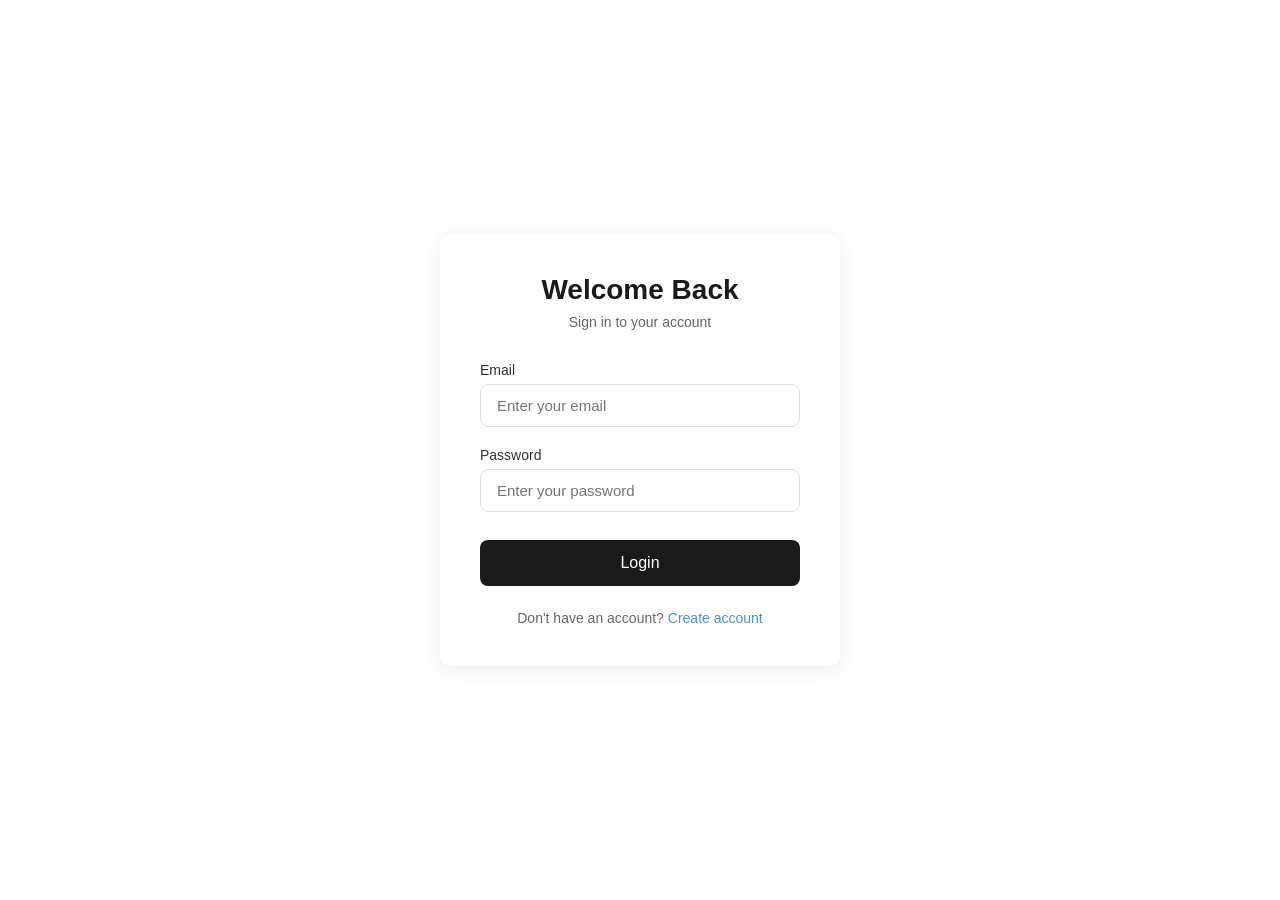
<file: index.html>
<!DOCTYPE html>
<html lang="en">
<head>
  <meta charset="UTF-8">
  <meta name="viewport" content="width=device-width, initial-scale=1.0">
  <title>Login System</title>
  <meta http-equiv="refresh" content="0; url=login.html">
</head>
<body>
  <p>Redirecting to <a href="login.html">Login Page</a>...</p>
</body>
</html>
</file>
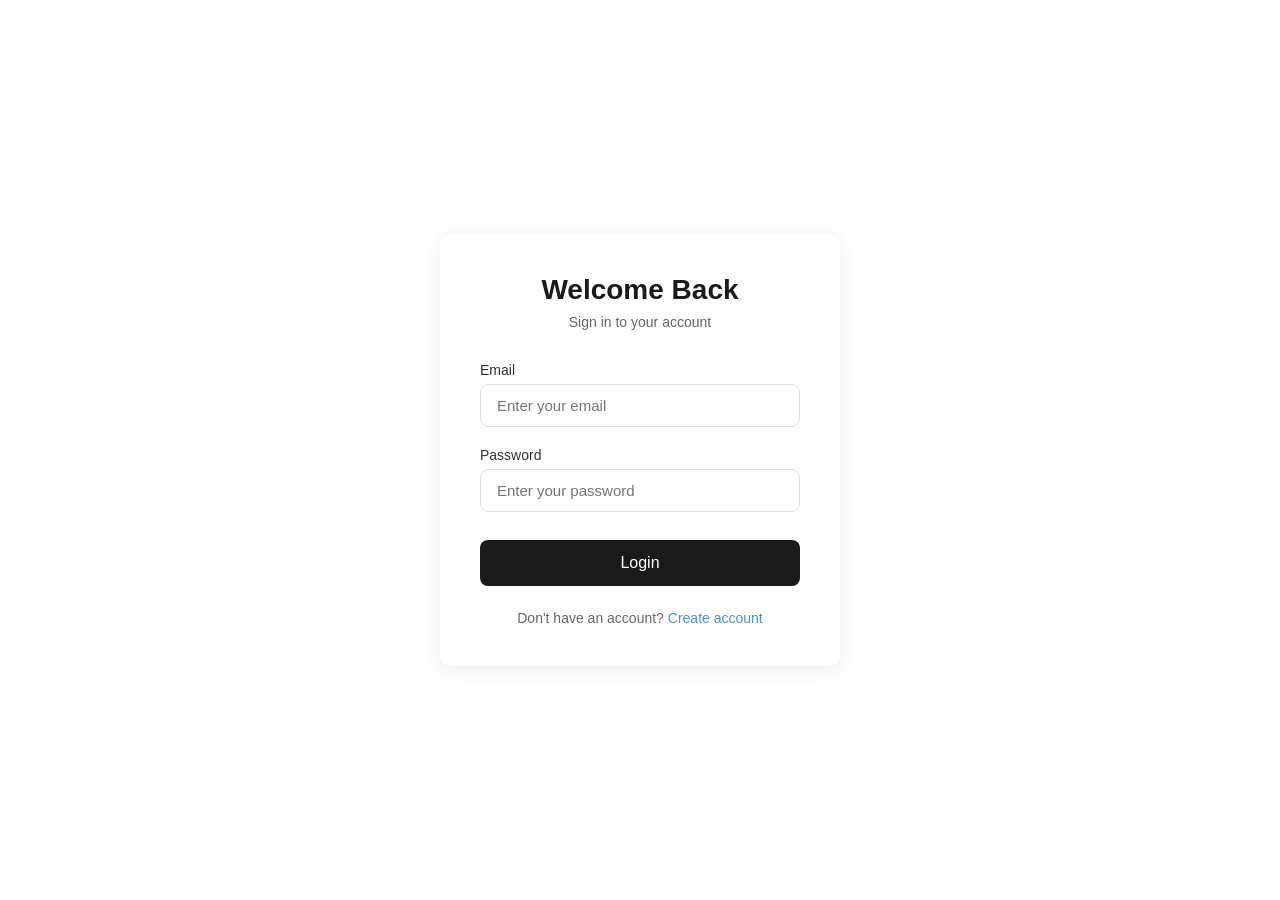
<file: dashboard.html>
<!DOCTYPE html>
<html lang="en">
<head>
  <meta charset="UTF-8">
  <meta name="viewport" content="width=device-width, initial-scale=1.0">
  <title>Dashboard</title>
  <link rel="stylesheet" href="style.css">
</head>
<body>
  <div class="card">
    <div class="dashboard-content">
      <h1>Hello, <span id="userName">User</span></h1>
      <p class="welcome-text">
        Welcome to your Dashboard.<br>
        You have successfully logged in.
      </p>
      <button id="logoutBtn" class="logout-btn">Logout</button>
    </div>
  </div>

  <script src="dashboard.js"></script>
</body>
</html>
</file>
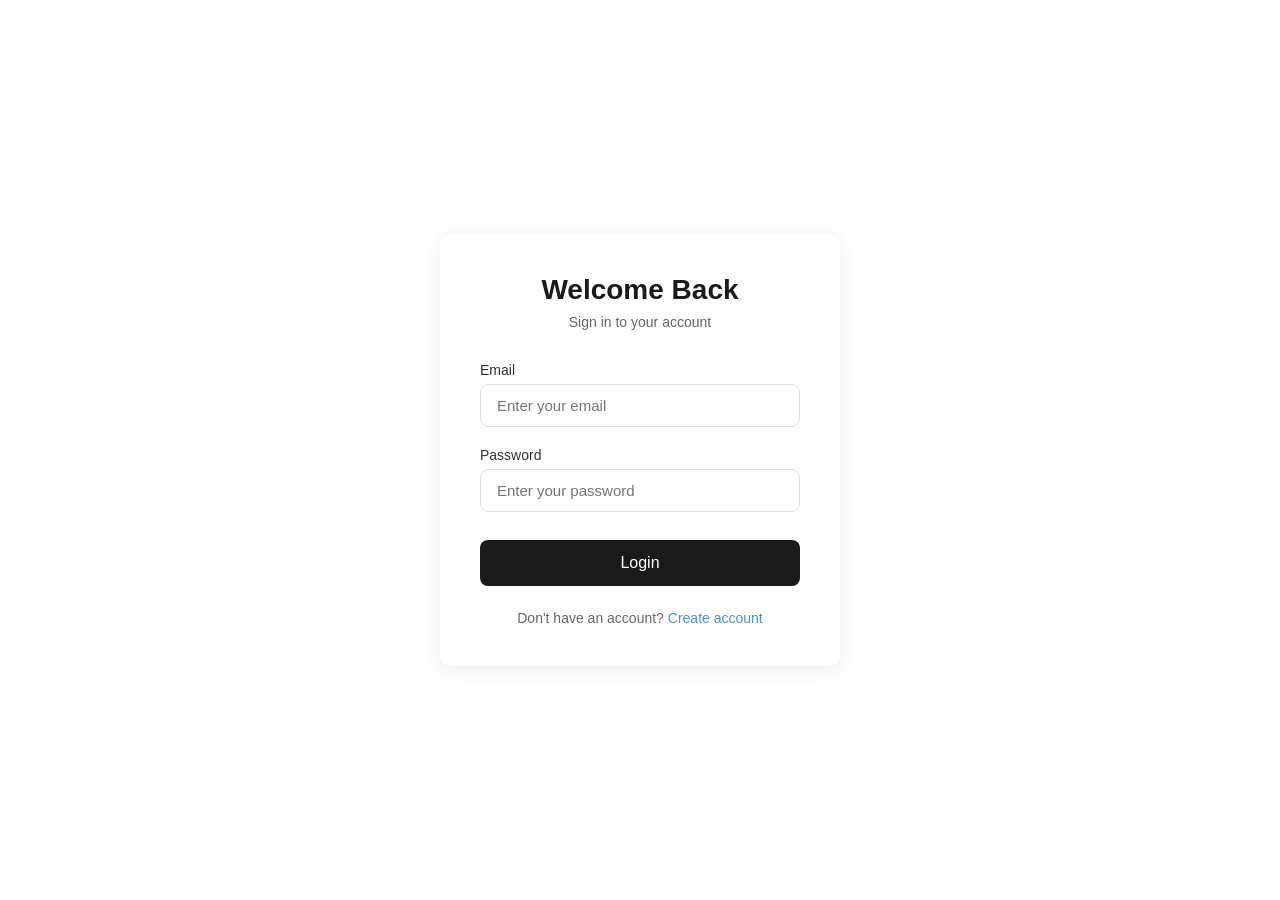
<file: login.html>
<!DOCTYPE html>
<html lang="en">
<head>
  <meta charset="UTF-8">
  <meta name="viewport" content="width=device-width, initial-scale=1.0">
  <title>Login</title>
  <link rel="stylesheet" href="style.css">
</head>
<body>
  <div class="card">
    <h1>Welcome Back</h1>
    <p class="subtitle">Sign in to your account</p>

    <div id="error" class="error"></div>

    <form id="loginForm">
      <div class="form-group">
        <label for="email">Email</label>
        <input type="email" id="email" name="email" placeholder="Enter your email" required>
      </div>

      <div class="form-group">
        <label for="password">Password</label>
        <input type="password" id="password" name="password" placeholder="Enter your password" required>
      </div>

      <button type="submit">Login</button>
    </form>

    <p class="link">
      Don't have an account? <a href="signup.html">Create account</a>
    </p>
  </div>

  <script src="login.js"></script>
</body>
</html>
</file>
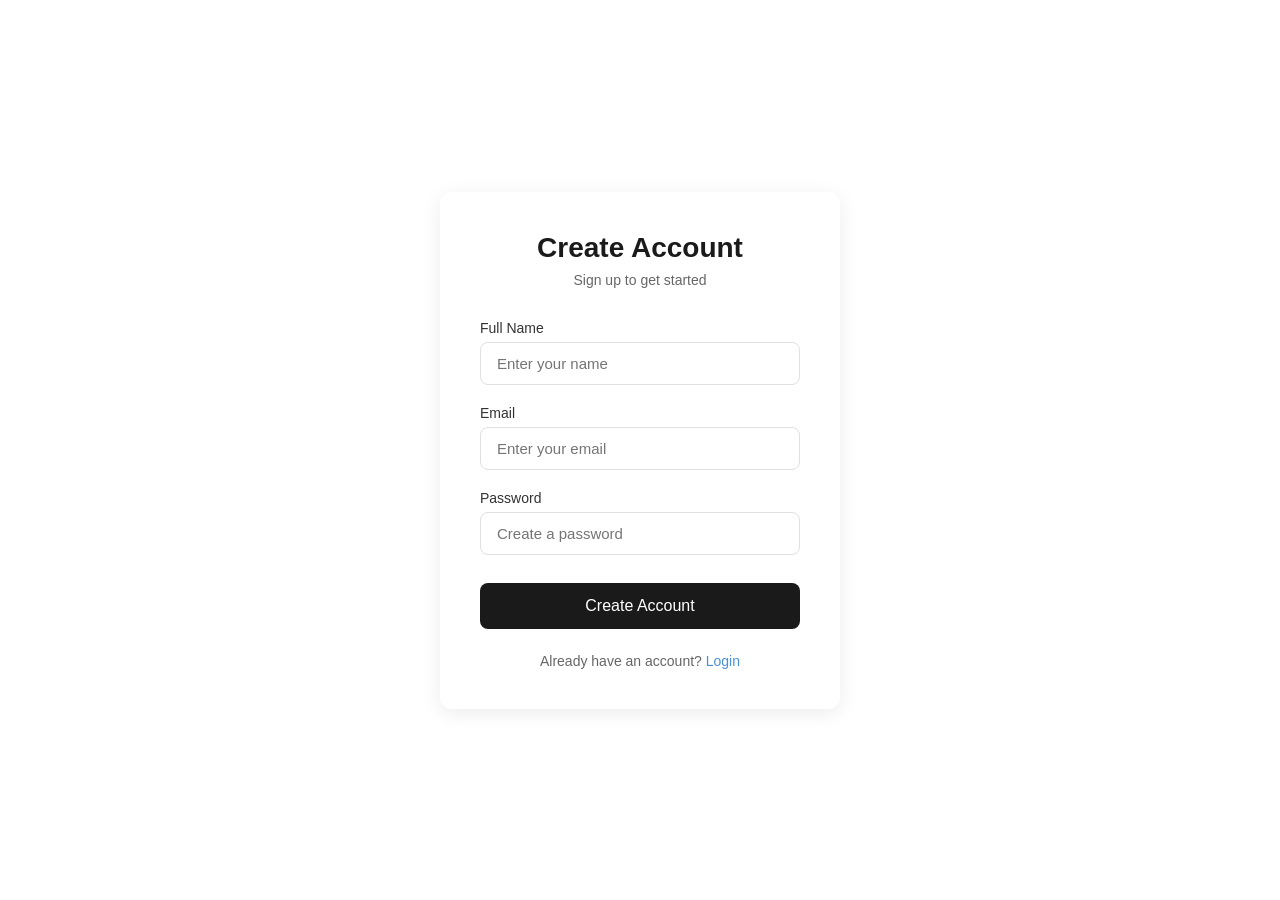
<file: signup.html>
<!DOCTYPE html>
<html lang="en">
<head>
  <meta charset="UTF-8">
  <meta name="viewport" content="width=device-width, initial-scale=1.0">
  <title>Sign Up</title>
  <link rel="stylesheet" href="style.css">
</head>
<body>
  <div class="card">
    <h1>Create Account</h1>
    <p class="subtitle">Sign up to get started</p>

    <div id="error" class="error"></div>

    <form id="signupForm">
      <div class="form-group">
        <label for="name">Full Name</label>
        <input type="text" id="name" name="name" placeholder="Enter your name" required>
      </div>

      <div class="form-group">
        <label for="email">Email</label>
        <input type="email" id="email" name="email" placeholder="Enter your email" required>
      </div>

      <div class="form-group">
        <label for="password">Password</label>
        <input type="password" id="password" name="password" placeholder="Create a password" required>
      </div>

      <button type="submit">Create Account</button>
    </form>

    <p class="link">
      Already have an account? <a href="login.html">Login</a>
    </p>
  </div>

  <script src="signup.js"></script>
</body>
</html>
</file>
<file: style.css>
* {
  margin: 0;
  padding: 0;
  box-sizing: border-box;
}

body {
  font-family: -apple-system, BlinkMacSystemFont, 'Segoe UI', Roboto, Oxygen, Ubuntu, sans-serif;
  background-color: #ffffff;
  min-height: 100vh;
  display: flex;
  align-items: center;
  justify-content: center;
  padding: 20px;
}

.card {
  background-color: #ffffff;
  padding: 40px;
  border-radius: 12px;
  box-shadow: 0 4px 20px rgba(0, 0, 0, 0.08);
  width: 100%;
  max-width: 400px;
}

h1 {
  font-size: 28px;
  font-weight: 600;
  color: #1a1a1a;
  margin-bottom: 8px;
  text-align: center;
}

.subtitle {
  font-size: 14px;
  color: #666666;
  text-align: center;
  margin-bottom: 32px;
}

.form-group {
  margin-bottom: 20px;
}

label {
  display: block;
  font-size: 14px;
  font-weight: 500;
  color: #333333;
  margin-bottom: 6px;
}

input[type="text"],
input[type="email"],
input[type="password"] {
  width: 100%;
  padding: 12px 16px;
  border: 1px solid #e0e0e0;
  border-radius: 8px;
  font-size: 15px;
  transition: border-color 0.2s, box-shadow 0.2s;
}

input[type="text"]:focus,
input[type="email"]:focus,
input[type="password"]:focus {
  outline: none;
  border-color: #4a90d9;
  box-shadow: 0 0 0 3px rgba(74, 144, 217, 0.1);
}

button[type="submit"] {
  width: 100%;
  padding: 14px;
  background-color: #1a1a1a;
  color: #ffffff;
  border: none;
  border-radius: 8px;
  font-size: 16px;
  font-weight: 500;
  cursor: pointer;
  transition: background-color 0.2s;
  margin-top: 8px;
}

button[type="submit"]:hover {
  background-color: #333333;
}

.link {
  text-align: center;
  margin-top: 24px;
  font-size: 14px;
  color: #666666;
}

.link a {
  color: #4a90d9;
  text-decoration: none;
  font-weight: 500;
}

.link a:hover {
  text-decoration: underline;
}

.error {
  background-color: #fef2f2;
  color: #dc2626;
  padding: 12px 16px;
  border-radius: 8px;
  font-size: 14px;
  margin-bottom: 20px;
  display: none;
}

.error.show {
  display: block;
}

.dashboard-content {
  text-align: center;
}

.dashboard-content h1 {
  margin-bottom: 16px;
}

.welcome-text {
  font-size: 16px;
  color: #666666;
  margin-bottom: 32px;
  line-height: 1.6;
}

.logout-btn {
  width: 100%;
  padding: 14px;
  background-color: #ffffff;
  color: #1a1a1a;
  border: 1px solid #e0e0e0;
  border-radius: 8px;
  font-size: 16px;
  font-weight: 500;
  cursor: pointer;
  transition: background-color 0.2s;
}

.logout-btn:hover {
  background-color: #f5f5f5;
}
</file>
